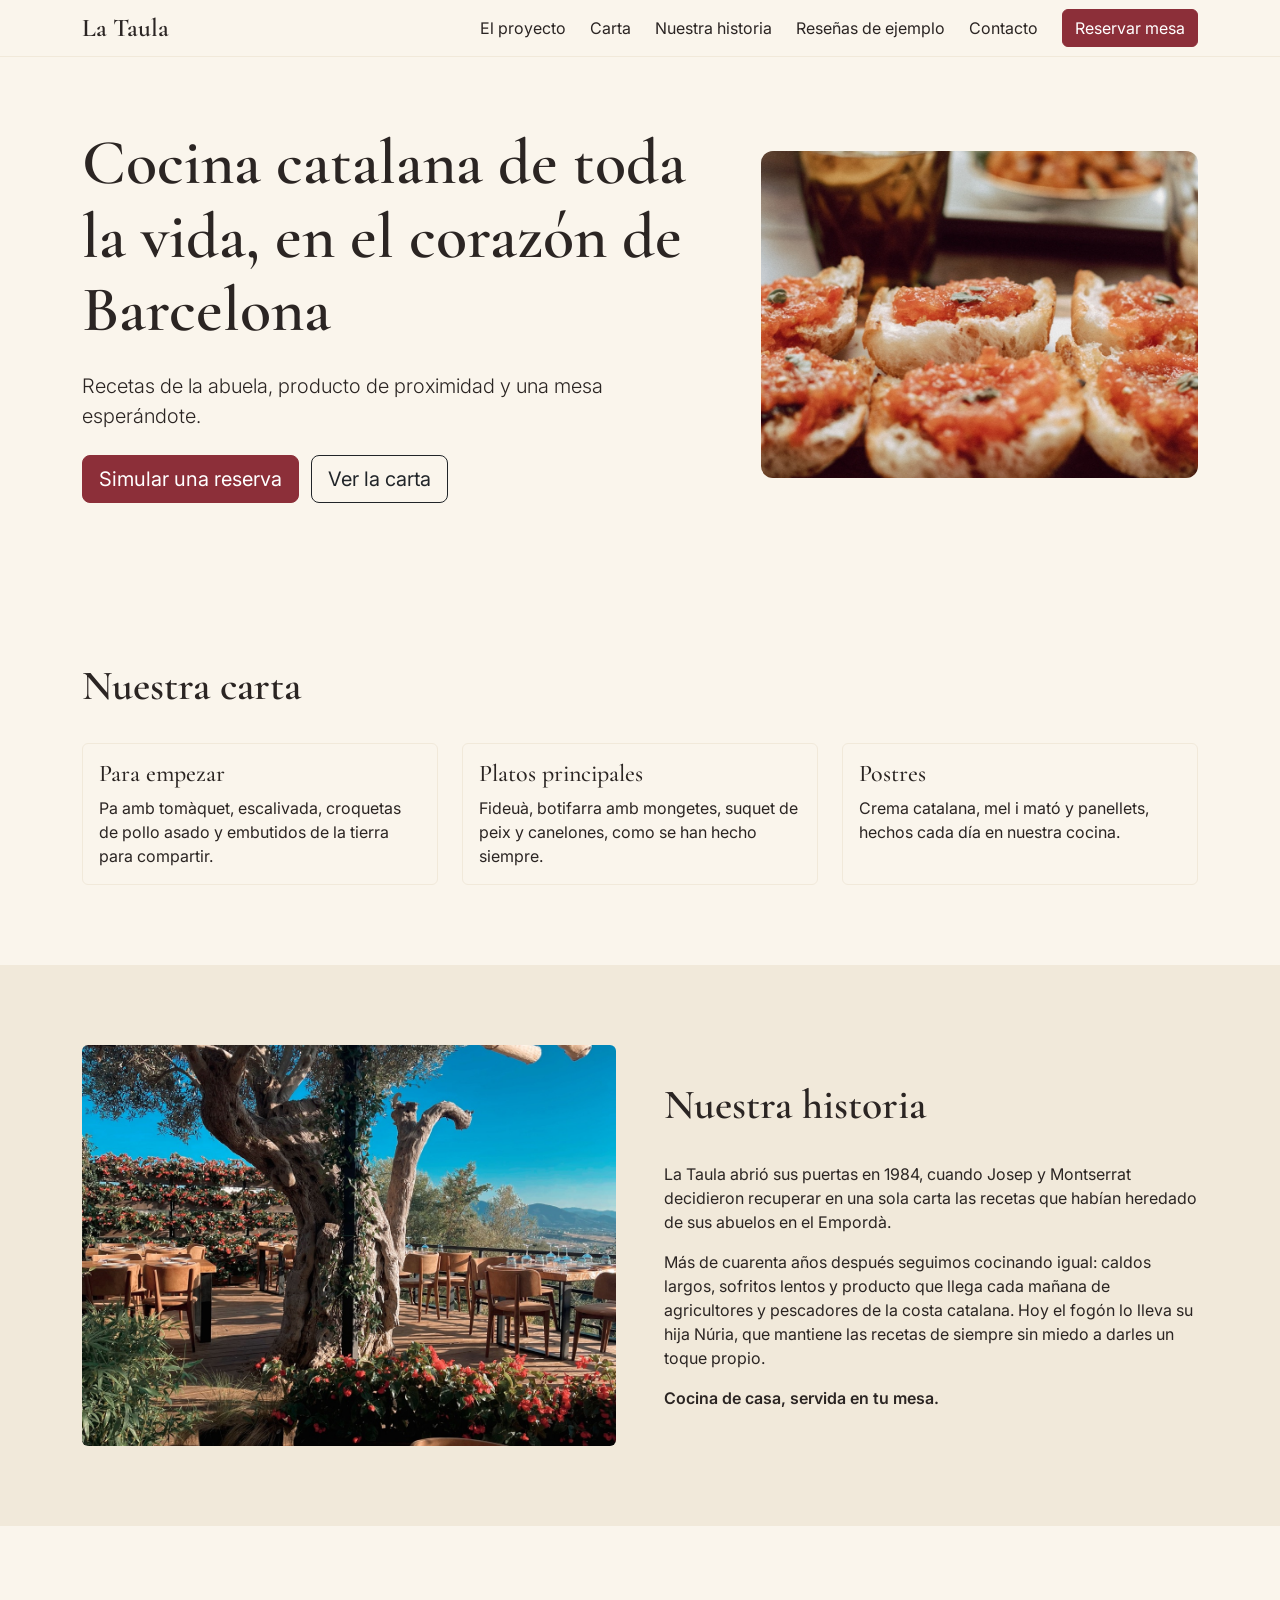
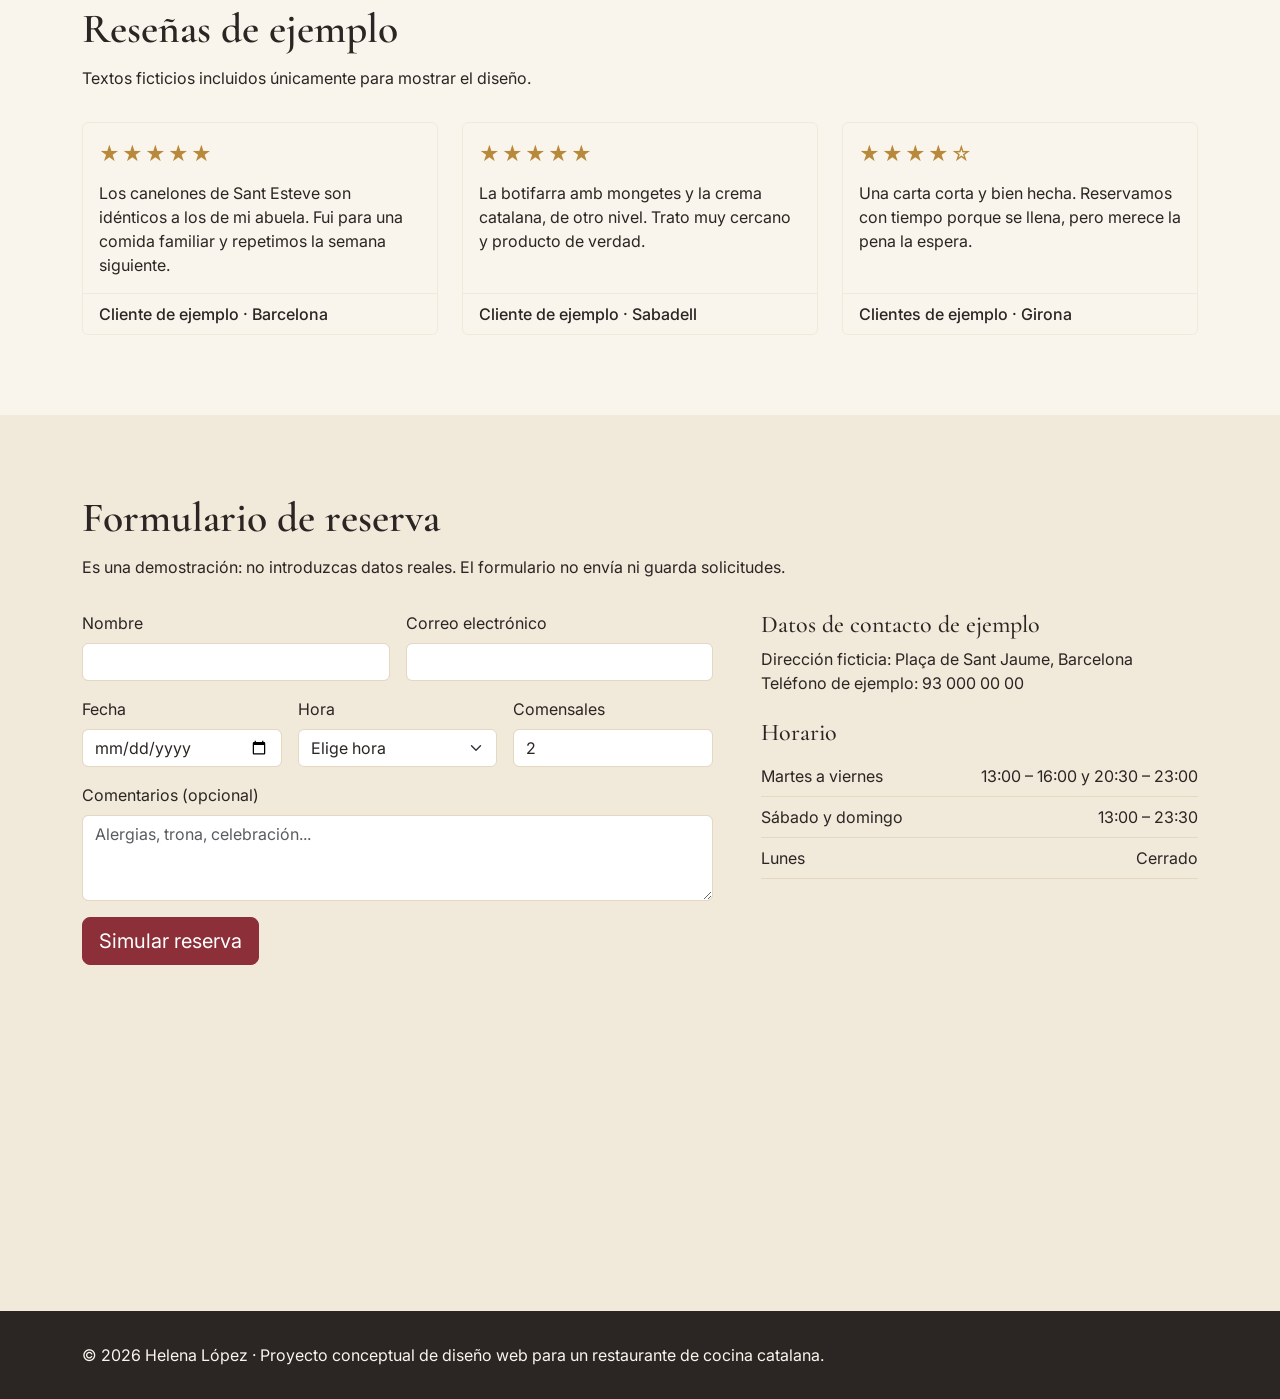
<file: index.html>
<!DOCTYPE html>
<html lang="es">

<head>
    <meta charset="UTF-8">
    <meta name="viewport" content="width=device-width, initial-scale=1">
    <title>La Taula | Restaurante de cocina catalana en Barcelona</title>
    <meta name="author" content="Helena López">
    <meta name="description"
        content="Restaurante de cocina catalana tradicional en Barcelona. Recetas de siempre, producto de proximidad y una mesa esperándote.">
    <meta name="theme-color" content="#FAF5EC">
    <meta property="og:type" content="website">
    <meta property="og:locale" content="es_ES">
    <meta property="og:title" content="La Taula — Restaurante de cocina catalana en Barcelona">
    <meta property="og:description"
        content="Un proyecto conceptual de restaurante catalán: sabores de casa, tradición y diseño web.">
    <meta property="og:image" content="https://helena-la-taula.vercel.app/img/cover.png">
    <meta property="og:image:width" content="563">
    <meta property="og:image:height" content="295">
    <meta name="twitter:card" content="summary_large_image">
    <meta name="twitter:image" content="https://helena-la-taula.vercel.app/img/cover.png">

    <link rel="preconnect" href="https://fonts.googleapis.com">
    <link rel="preconnect" href="https://fonts.gstatic.com" crossorigin>
    <link
        href="https://fonts.googleapis.com/css2?family=Cormorant+Garamond:wght@500;600;700&amp;family=Inter:wght@400;500;600&amp;display=swap"
        rel="stylesheet">

    <link href="https://cdn.jsdelivr.net/npm/bootstrap@5.3.3/dist/css/bootstrap.min.css" rel="stylesheet">
    <link href="css/style.css" rel="stylesheet">
</head>

<body>

    <a class="skip-link" href="#contenido">Saltar al contenido</a>

    <header>
        <nav class="navbar navbar-expand-lg fixed-top" aria-label="Navegación principal">
            <div class="container">
                <a class="navbar-brand" href="#inicio">La Taula</a>
                <button class="navbar-toggler" type="button" data-bs-toggle="collapse" data-bs-target="#menu"
                    aria-controls="menu" aria-expanded="false" aria-label="Abrir menú">
                    <span class="navbar-toggler-icon"></span>
                </button>
                <div class="collapse navbar-collapse" id="menu">
                    <ul class="navbar-nav ms-auto align-items-lg-center gap-lg-2">
                        <li class="nav-item"><a class="nav-link" href="proceso.html">El proyecto</a></li>
                        <li class="nav-item"><a class="nav-link" href="#carta">Carta</a></li>
                        <li class="nav-item"><a class="nav-link" href="#historia">Nuestra historia</a></li>
                        <li class="nav-item"><a class="nav-link" href="#opiniones">Reseñas de ejemplo</a></li>
                        <li class="nav-item"><a class="nav-link" href="#contacto">Contacto</a></li>
                        <li class="nav-item ms-lg-2"><a class="btn btn-primary" href="#contacto">Reservar mesa</a></li>
                    </ul>
                </div>
            </div>
        </nav>
    </header>

    <main id="contenido">

        <section id="inicio" class="hero">
            <div class="container">
                <div class="row align-items-center g-5">
                    <div class="col-lg-7">
                        <h1>Cocina catalana de toda la vida, en el corazón de Barcelona</h1>
                        <p class="lead my-4">
                            Recetas de la abuela, producto de proximidad y una mesa esperándote.
                        </p>
                        <a class="btn btn-primary btn-lg me-2" href="#contacto">Simular una reserva</a>
                        <a class="btn btn-outline-dark btn-lg" href="#carta">Ver la carta</a>
                    </div>
                    <div class="col-lg-5">
                        <div class="hero-img"><img src="img/hero.jpg" class="img-fluid rounded" fetchpriority="high"
                                decoding="async"
                                alt="Plato de cocina catalana servido en la mesa">
                        </div>
                    </div>
                </div>
            </div>
        </section>

        <section id="carta" class="section">
            <div class="container">
                <h2>Nuestra carta</h2>

                <div class="row g-4">

                    <div class="col-md-4">
                        <article class="card h-100">
                            <div class="card-body">
                                <h3 class="card-title h4">Para empezar</h3>
                                <p class="card-text">Pa amb tomàquet, escalivada, croquetas de pollo asado y embutidos
                                    de la tierra para compartir.</p>
                            </div>
                        </article>
                    </div>

                    <div class="col-md-4">
                        <article class="card h-100">
                            <div class="card-body">
                                <h3 class="card-title h4">Platos principales</h3>
                                <p class="card-text">Fideuà, botifarra amb mongetes, suquet de peix y canelones, como
                                    se han hecho siempre.</p>
                            </div>
                        </article>
                    </div>

                    <div class="col-md-4">
                        <article class="card h-100">
                            <div class="card-body">
                                <h3 class="card-title h4">Postres</h3>
                                <p class="card-text">Crema catalana, mel i mató y panellets, hechos cada día en nuestra
                                    cocina.</p>
                            </div>
                        </article>
                    </div>

                </div>
            </div>
        </section>

        <section id="historia" class="section section-alt">
            <div class="container">
                <div class="row align-items-center g-5">

                    <div class="col-md-6">
                        <h2>Nuestra historia</h2>
                        <p>
                            La Taula abrió sus puertas en 1984, cuando Josep y Montserrat decidieron
                            recuperar en una sola carta las recetas que habían heredado de sus abuelos
                            en el Empordà.
                        </p>
                        <p>
                            Más de cuarenta años después seguimos cocinando igual: caldos largos, sofritos
                            lentos y producto que llega cada mañana de agricultores y pescadores de la
                            costa catalana. Hoy el fogón lo lleva su hija Núria, que mantiene las
                            recetas de siempre sin miedo a darles un toque propio.
                        </p>
                        <p class="mb-0 fw-semibold">Cocina de casa, servida en tu mesa.</p>
                    </div>

                    <div class="col-md-6 order-md-first">
                        <img src="img/historia.jpg" class="img-fluid rounded historia-img" loading="lazy"
                            decoding="async"
                            alt="Interior de un restaurante de cocina catalana">
                    </div>

                </div>
            </div>
        </section>

        <section id="opiniones" class="section">
            <div class="container">
                <h2>Reseñas de ejemplo</h2>
                <p class="section-intro">Textos ficticios incluidos únicamente para mostrar el diseño.</p>

                <div class="row g-4">

                    <div class="col-md-4">
                        <figure class="card h-100 mb-0">
                            <div class="card-body">
                                <p class="estrellas" role="img" aria-label="Valoración: 5 de 5 estrellas">★★★★★</p>
                                <blockquote class="card-text">
                                    Los canelones de Sant Esteve son idénticos a los de mi abuela. Fui para una comida
                                    familiar y repetimos la semana siguiente.
                                </blockquote>
                            </div>
                            <figcaption class="card-footer">Cliente de ejemplo · Barcelona</figcaption>
                        </figure>
                    </div>

                    <div class="col-md-4">
                        <figure class="card h-100 mb-0">
                            <div class="card-body">
                                <p class="estrellas" role="img" aria-label="Valoración: 5 de 5 estrellas">★★★★★</p>
                                <blockquote class="card-text">
                                    La botifarra amb mongetes y la crema catalana, de otro nivel. Trato muy cercano y
                                    producto de verdad.
                                </blockquote>
                            </div>
                            <figcaption class="card-footer">Cliente de ejemplo · Sabadell</figcaption>
                        </figure>
                    </div>

                    <div class="col-md-4">
                        <figure class="card h-100 mb-0">
                            <div class="card-body">
                                <p class="estrellas" role="img" aria-label="Valoración: 4 de 5 estrellas">★★★★☆</p>
                                <blockquote class="card-text">
                                    Una carta corta y bien hecha. Reservamos con tiempo porque se llena, pero merece la
                                    pena la espera.
                                </blockquote>
                            </div>
                            <figcaption class="card-footer">Clientes de ejemplo · Girona</figcaption>
                        </figure>
                    </div>

                </div>
            </div>
        </section>

        <section id="contacto" class="section section-alt">
            <div class="container">
                <h2>Formulario de reserva</h2>
                <p id="ayuda-reserva" class="section-intro">
                    Es una demostración: no introduzcas datos reales. El formulario no envía ni guarda solicitudes.
                </p>

                <div class="row g-5">

                    <div class="col-lg-7">
                        <form id="form-reserva" autocomplete="off" aria-describedby="ayuda-reserva">
                            <div class="row g-3">

                                <div class="col-md-6">
                                    <label for="nombre" class="form-label">Nombre</label>
                                    <input type="text" class="form-control" id="nombre" required>
                                </div>

                                <div class="col-md-6">
                                    <label for="email" class="form-label">Correo electrónico</label>
                                    <input type="email" class="form-control" id="email" required>
                                </div>

                                <div class="col-md-4">
                                    <label for="fecha" class="form-label">Fecha</label>
                                    <input type="date" class="form-control" id="fecha" required>
                                </div>

                                <div class="col-md-4">
                                    <label for="hora" class="form-label">Hora</label>
                                    <select class="form-select" id="hora" required>
                                        <option value="" selected disabled>Elige hora</option>
                                        <option value="13:00">13:00</option>
                                        <option value="13:30">13:30</option>
                                        <option value="14:00">14:00</option>
                                        <option value="14:30">14:30</option>
                                        <option value="20:30">20:30</option>
                                        <option value="21:00">21:00</option>
                                        <option value="21:30">21:30</option>
                                    </select>
                                </div>

                                <div class="col-md-4">
                                    <label for="comensales" class="form-label">Comensales</label>
                                    <input type="number" class="form-control" id="comensales" min="1" max="12"
                                        value="2" required>
                                </div>

                                <div class="col-12">
                                    <label for="mensaje" class="form-label">Comentarios (opcional)</label>
                                    <textarea class="form-control" id="mensaje" rows="3"
                                        placeholder="Alergias, trona, celebración..."></textarea>
                                </div>

                                <div class="col-12">
                                    <button type="submit" class="btn btn-primary btn-lg">Simular reserva</button>
                                </div>

                            </div>
                        </form>

                        <div id="aviso-reserva" class="alert alert-info d-none mt-4" role="status">
                            Simulación completada. No se ha enviado ni guardado ninguna solicitud.
                        </div>
                    </div>

                    <div class="col-lg-5">
                        <h3 class="h4">Datos de contacto de ejemplo</h3>
                        <p>Dirección ficticia: Plaça de Sant Jaume, Barcelona<br>Teléfono de ejemplo: 93 000 00 00</p>

                        <h3 class="h4 mt-4">Horario</h3>
                        <ul class="list-unstyled horario">
                            <li><span>Martes a viernes</span><span>13:00 – 16:00 y 20:30 – 23:00</span></li>
                            <li><span>Sábado y domingo</span><span>13:00 – 23:30</span></li>
                            <li><span>Lunes</span><span>Cerrado</span></li>
                        </ul>

                        <div class="ratio ratio-4x3 mt-4">
                            <iframe src="https://www.google.com/maps?q=Pla%C3%A7a+de+Sant+Jaume,+Barcelona&output=embed"
                                title="Mapa de referencia en Plaça de Sant Jaume" loading="lazy" style="border:0"
                                allowfullscreen></iframe>
                        </div>
                    </div>

                </div>
            </div>
        </section>

    </main>

    <footer class="footer">
        <div class="container">
            <p class="mb-0">© 2026 Helena López · Proyecto conceptual de diseño web para un restaurante de cocina catalana.</p>
        </div>
    </footer>

    <script src="https://cdn.jsdelivr.net/npm/bootstrap@5.3.3/dist/js/bootstrap.bundle.min.js"></script>

    <script>
        const form = document.getElementById("form-reserva");
        const aviso = document.getElementById("aviso-reserva");
        const menu = document.getElementById("menu");
        const fecha = document.getElementById("fecha");
        const hoy = new Date();
        hoy.setMinutes(hoy.getMinutes() - hoy.getTimezoneOffset());
        fecha.min = hoy.toISOString().split("T")[0];

        form.addEventListener("submit", (event) => {
            event.preventDefault();
            aviso.classList.remove("d-none");
            form.reset();
        });

        menu.querySelectorAll('a[href^="#"]').forEach((link) => {
            link.addEventListener("click", () => {
                if (window.matchMedia("(max-width: 991.98px)").matches) {
                    bootstrap.Collapse.getOrCreateInstance(menu).hide();
                }
            });
        });
    </script>
</body>


</html>
</file>
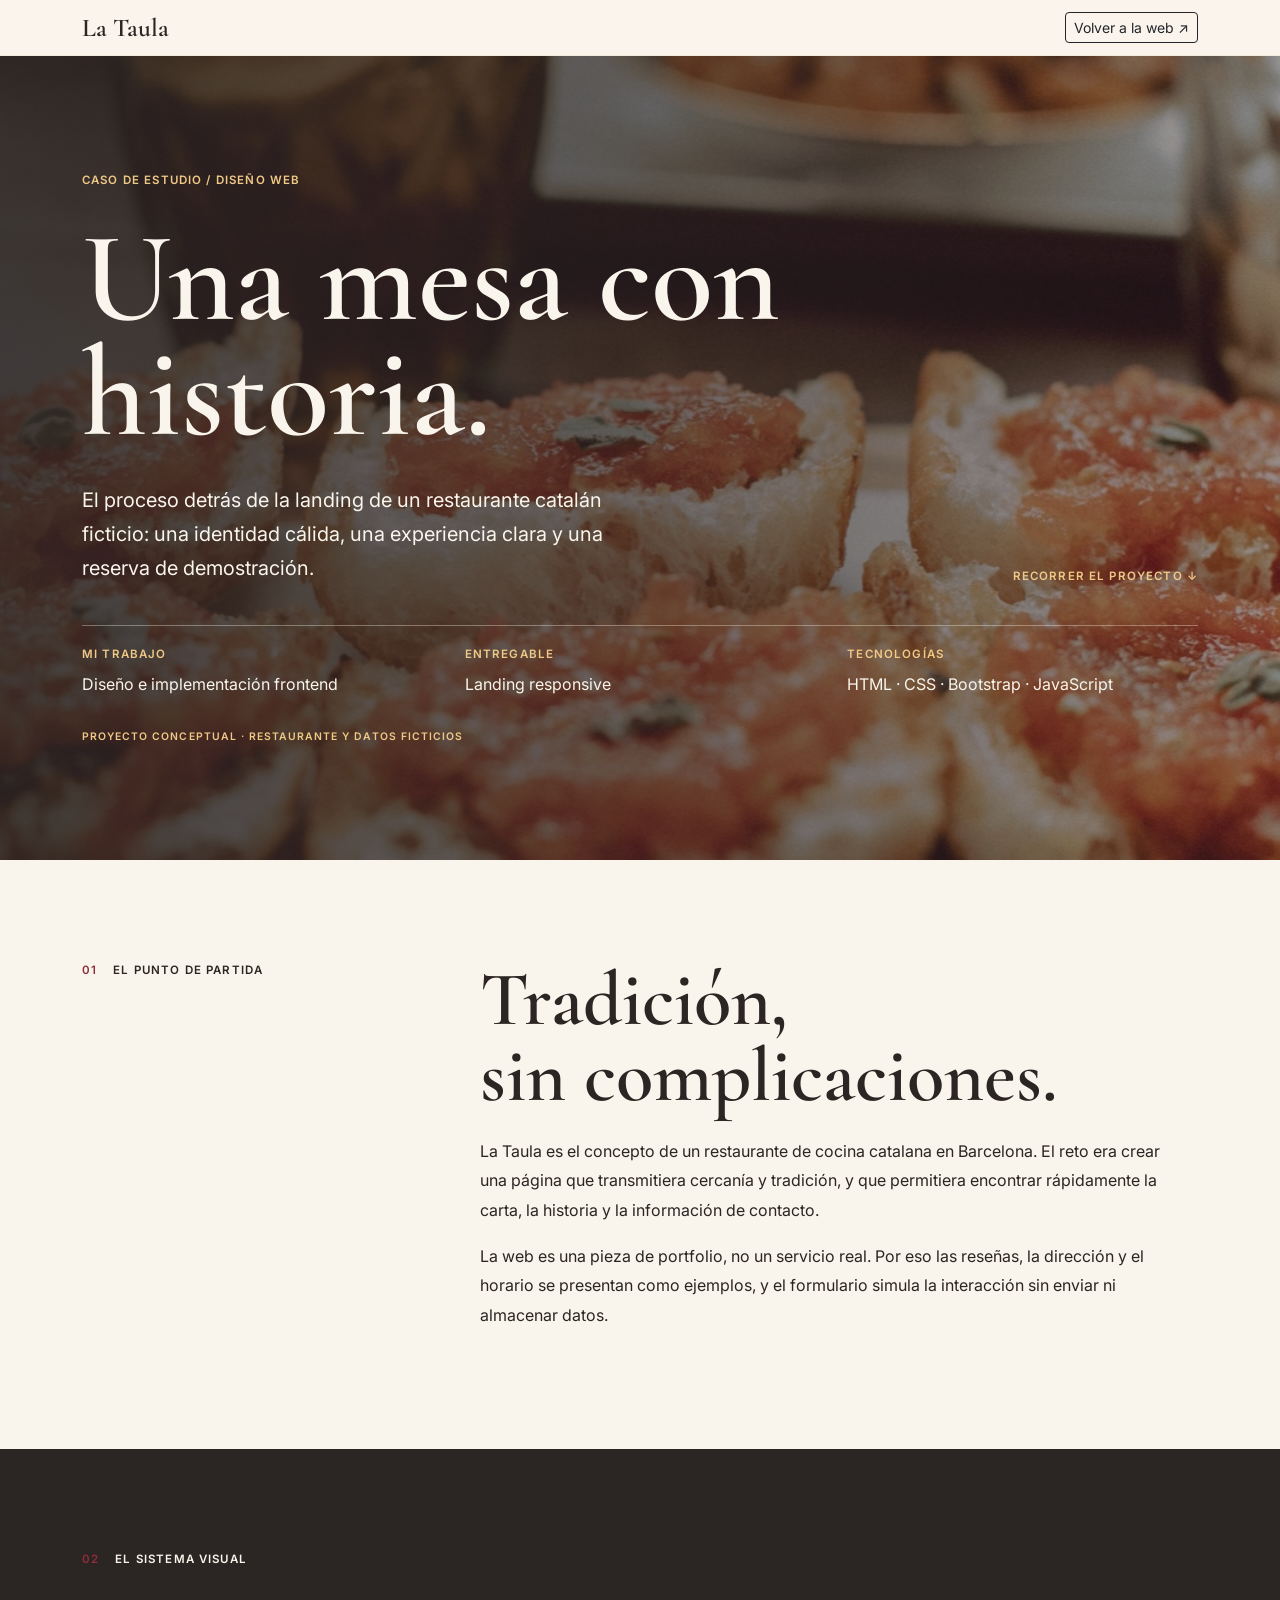
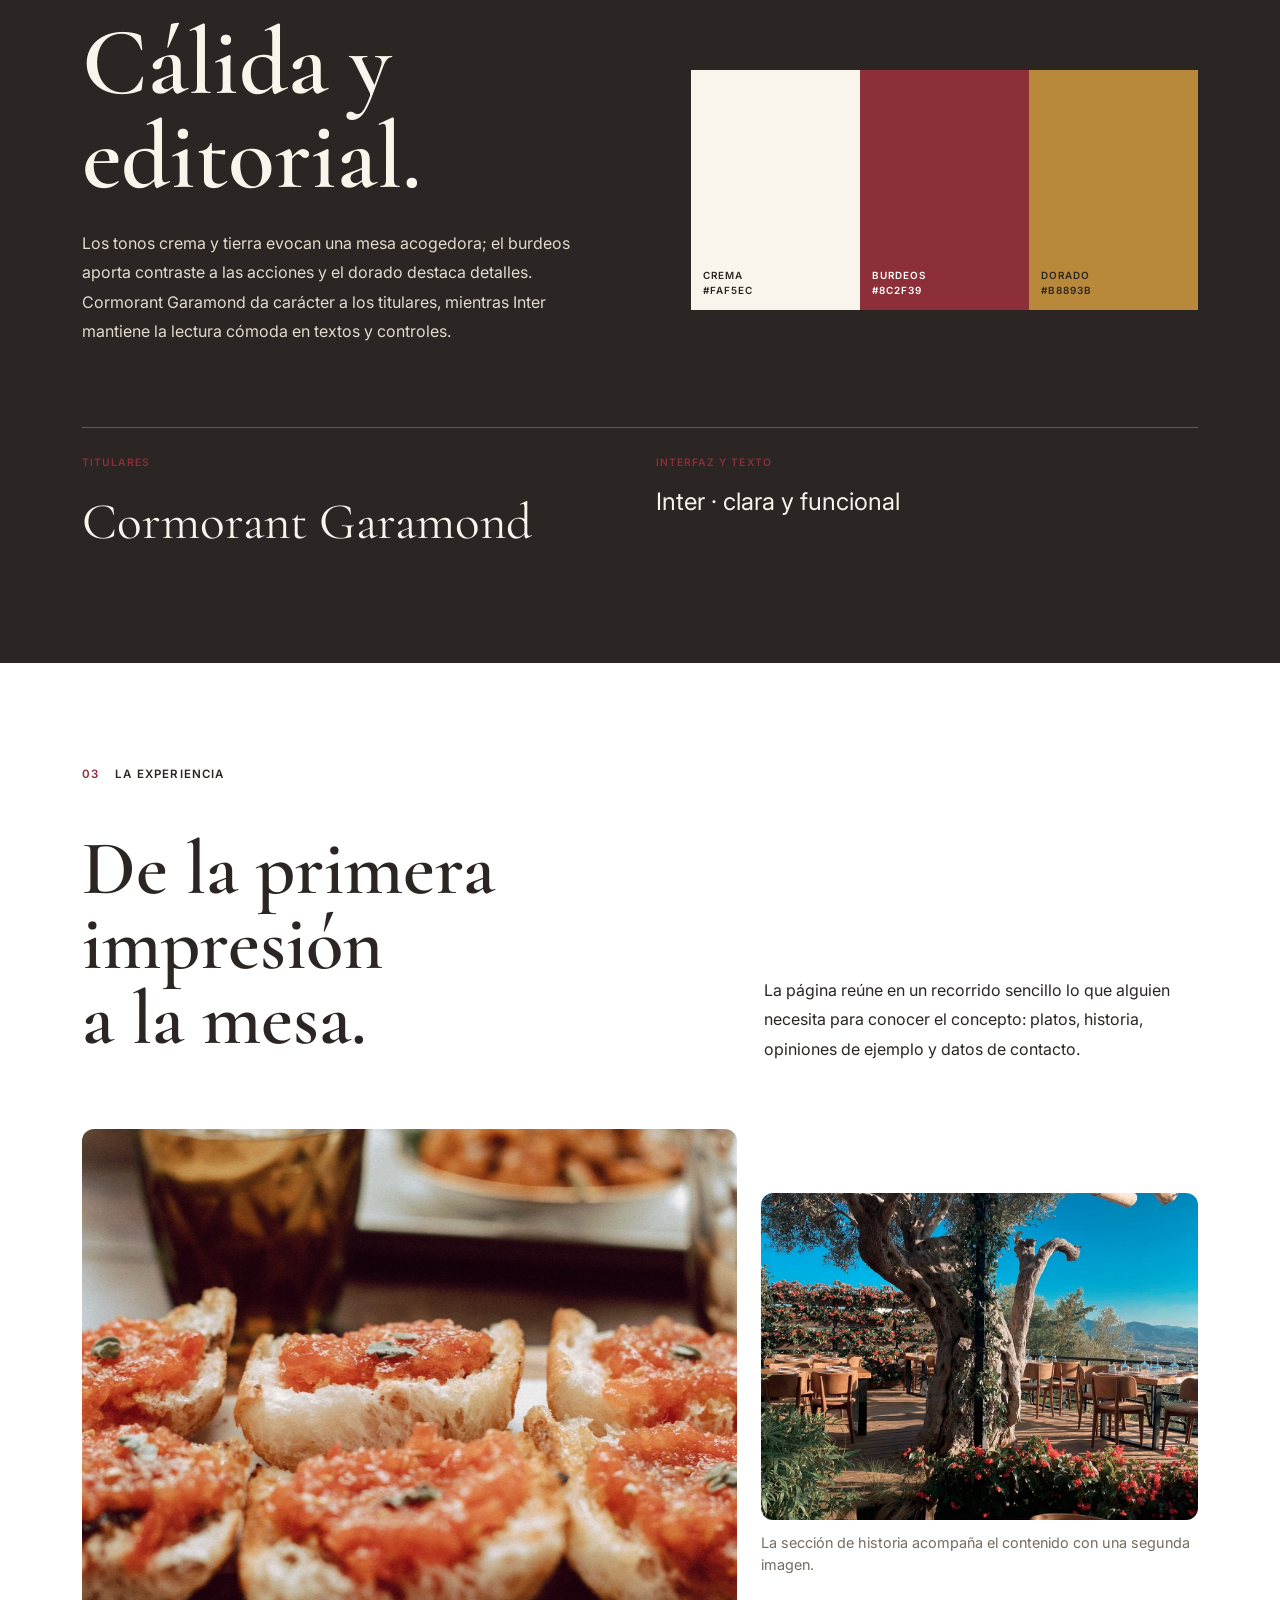
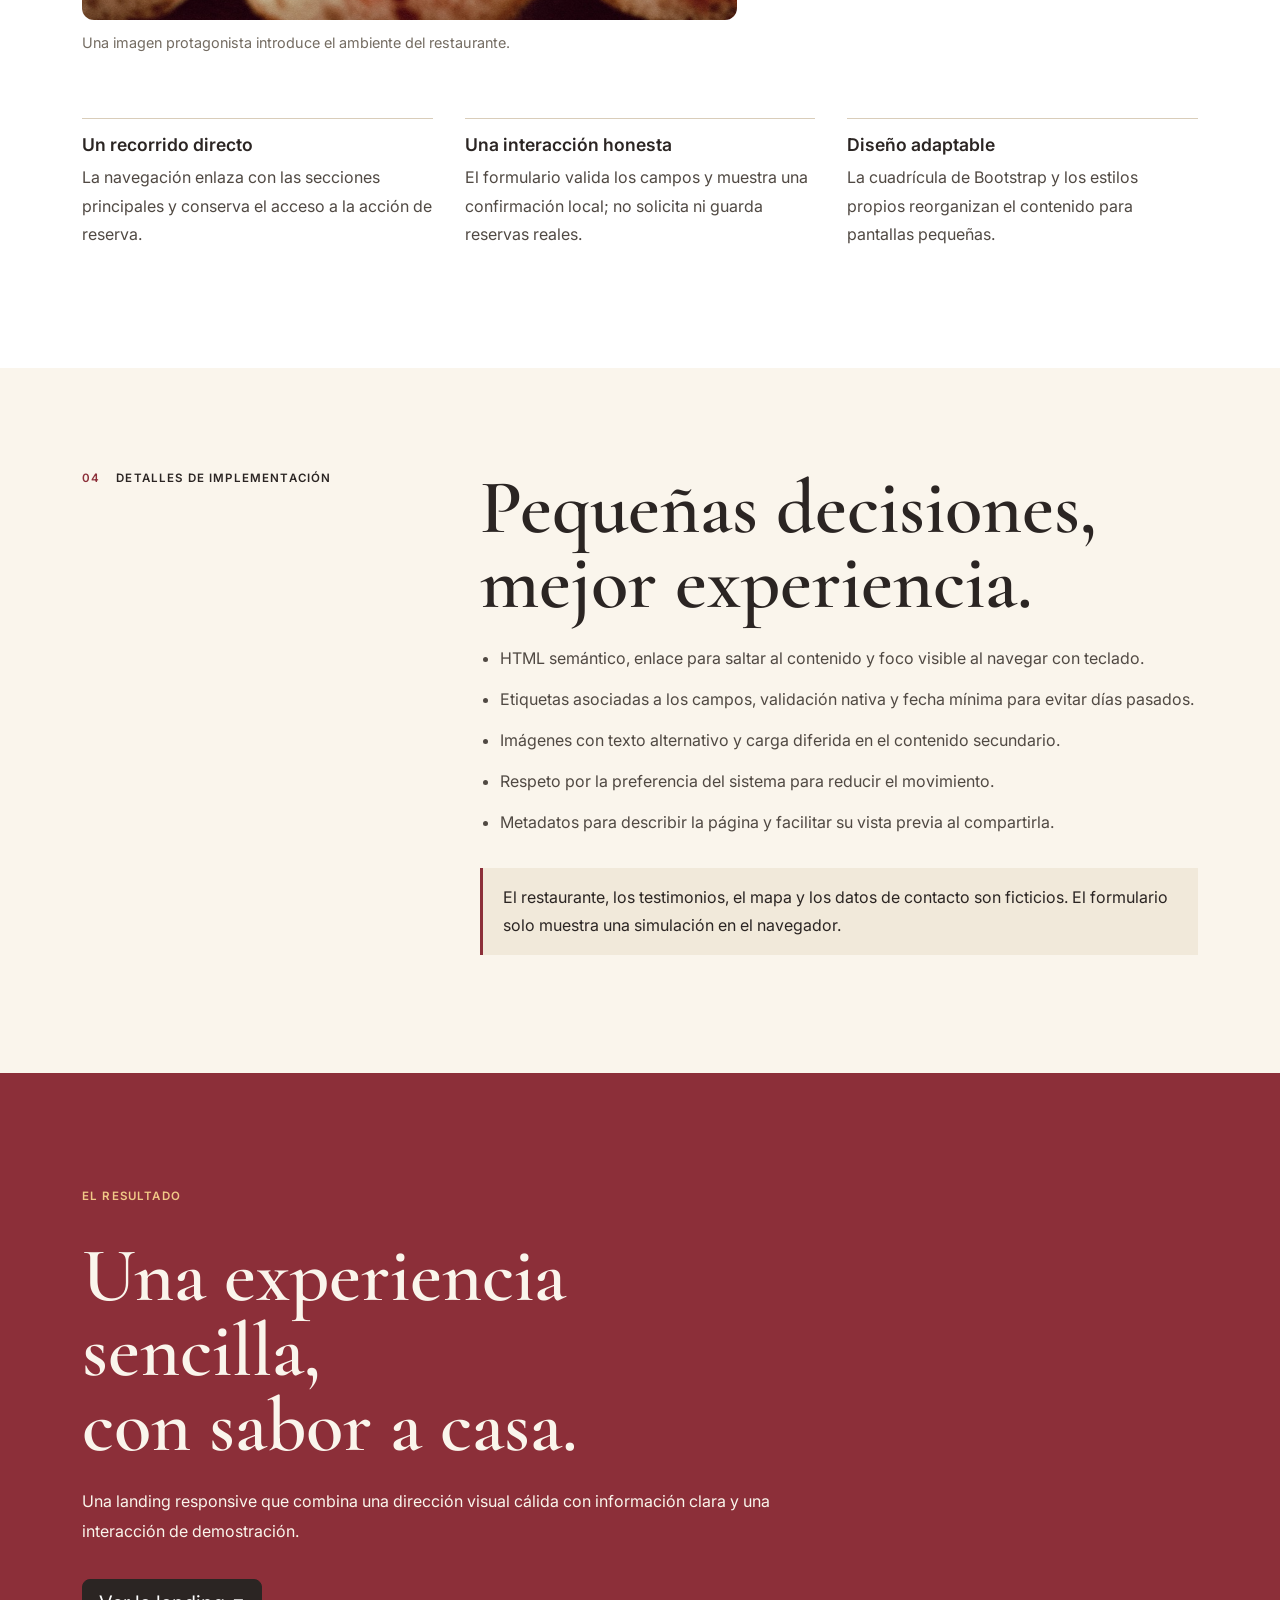
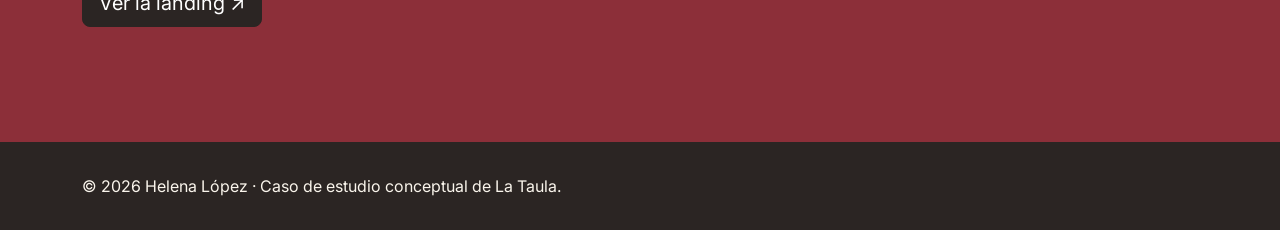
<file: proceso.html>
<!DOCTYPE html>
<html lang="es">

<head>
    <meta charset="UTF-8">
    <meta name="viewport" content="width=device-width, initial-scale=1">
    <title>Proceso del proyecto | La Taula</title>
    <meta name="author" content="Helena López">
    <meta name="description"
        content="Caso de estudio de La Taula: concepto, decisiones visuales y desarrollo de una landing responsive para un restaurante ficticio.">
    <meta name="theme-color" content="#FAF5EC">

    <link rel="preconnect" href="https://fonts.googleapis.com">
    <link rel="preconnect" href="https://fonts.gstatic.com" crossorigin>
    <link
        href="https://fonts.googleapis.com/css2?family=Cormorant+Garamond:wght@500;600;700&amp;family=Inter:wght@400;500;600&amp;display=swap"
        rel="stylesheet">
    <link href="https://cdn.jsdelivr.net/npm/bootstrap@5.3.3/dist/css/bootstrap.min.css" rel="stylesheet">
    <link href="css/style.css" rel="stylesheet">
</head>

<body class="case-study">
    <a class="skip-link" href="#contenido">Saltar al contenido</a>

    <header>
        <nav class="navbar navbar-expand-lg" aria-label="Navegación del proyecto">
            <div class="container">
                <a class="navbar-brand" href="index.html">La Taula</a>
                <a class="btn btn-outline-dark btn-sm" href="index.html">Volver a la web <span aria-hidden="true">↗</span></a>
            </div>
        </nav>
    </header>

    <main id="contenido">
        <section class="case-hero" aria-labelledby="case-title">
            <div class="container">
                <p class="case-eyebrow">CASO DE ESTUDIO <span aria-hidden="true">/</span> DISEÑO WEB</p>
                <h1 id="case-title">Una mesa con<br>historia.</h1>
                <div class="case-hero-bottom">
                    <p>
                        El proceso detrás de la landing de un restaurante catalán ficticio:
                        una identidad cálida, una experiencia clara y una reserva de demostración.
                    </p>
                    <a href="#brief">RECORRER EL PROYECTO <span aria-hidden="true">↓</span></a>
                </div>
                <dl class="case-facts" aria-label="Ficha del proyecto">
                    <div>
                        <dt>MI TRABAJO</dt>
                        <dd>Diseño e implementación frontend</dd>
                    </div>
                    <div>
                        <dt>ENTREGABLE</dt>
                        <dd>Landing responsive</dd>
                    </div>
                    <div>
                        <dt>TECNOLOGÍAS</dt>
                        <dd>HTML · CSS · Bootstrap · JavaScript</dd>
                    </div>
                </dl>
                <p class="case-note">PROYECTO CONCEPTUAL · RESTAURANTE Y DATOS FICTICIOS</p>
            </div>
        </section>

        <section class="case-section case-brief" id="brief" aria-labelledby="brief-title">
            <div class="container case-two-column">
                <p class="case-index"><span>01</span> EL PUNTO DE PARTIDA</p>
                <div>
                    <h2 id="brief-title">Tradición,<br>sin complicaciones.</h2>
                    <p>
                        La Taula es el concepto de un restaurante de cocina catalana en Barcelona.
                        El reto era crear una página que transmitiera cercanía y tradición, y que
                        permitiera encontrar rápidamente la carta, la historia y la información de contacto.
                    </p>
                    <p>
                        La web es una pieza de portfolio, no un servicio real. Por eso las reseñas,
                        la dirección y el horario se presentan como ejemplos, y el formulario simula
                        la interacción sin enviar ni almacenar datos.
                    </p>
                </div>
            </div>
        </section>

        <section class="case-section case-visual" id="sistema-visual" aria-labelledby="visual-title">
            <div class="container">
                <p class="case-index"><span>02</span> EL SISTEMA VISUAL</p>
                <div class="case-visual-grid">
                    <div>
                        <h2 id="visual-title">Cálida y<br>editorial.</h2>
                        <p>
                            Los tonos crema y tierra evocan una mesa acogedora; el burdeos aporta
                            contraste a las acciones y el dorado destaca detalles. Cormorant Garamond
                            da carácter a los titulares, mientras Inter mantiene la lectura cómoda
                            en textos y controles.
                        </p>
                    </div>
                    <div class="case-palette" aria-label="Paleta de color del proyecto">
                        <div class="case-color case-cream"><span>CREMA<br>#FAF5EC</span></div>
                        <div class="case-color case-wine"><span>BURDEOS<br>#8C2F39</span></div>
                        <div class="case-color case-gold"><span>DORADO<br>#B8893B</span></div>
                    </div>
                </div>
                <div class="case-type">
                    <div>
                        <span>TITULARES</span>
                        <p class="case-type-display">Cormorant Garamond</p>
                    </div>
                    <div>
                        <span>INTERFAZ Y TEXTO</span>
                        <p class="case-type-body">Inter · clara y funcional</p>
                    </div>
                </div>
            </div>
        </section>

        <section class="case-section case-experience" id="experiencia" aria-labelledby="experience-title">
            <div class="container">
                <p class="case-index"><span>03</span> LA EXPERIENCIA</p>
                <div class="case-experience-intro">
                    <h2 id="experience-title">De la primera impresión<br>a la mesa.</h2>
                    <p>
                        La página reúne en un recorrido sencillo lo que alguien necesita para
                        conocer el concepto: platos, historia, opiniones de ejemplo y datos de contacto.
                    </p>
                </div>
                <div class="case-images">
                    <figure class="case-image-main">
                        <img src="img/hero.jpg" alt="Imagen principal de la landing: platos servidos en una mesa"
                            loading="lazy" decoding="async">
                        <figcaption>Una imagen protagonista introduce el ambiente del restaurante.</figcaption>
                    </figure>
                    <figure class="case-image-secondary">
                        <img src="img/historia.jpg" alt="Interior de un restaurante de cocina catalana"
                            loading="lazy" decoding="async">
                        <figcaption>La sección de historia acompaña el contenido con una segunda imagen.</figcaption>
                    </figure>
                </div>
                <div class="case-features">
                    <article>
                        <h3>Un recorrido directo</h3>
                        <p>La navegación enlaza con las secciones principales y conserva el acceso a la acción de reserva.</p>
                    </article>
                    <article>
                        <h3>Una interacción honesta</h3>
                        <p>El formulario valida los campos y muestra una confirmación local; no solicita ni guarda reservas reales.</p>
                    </article>
                    <article>
                        <h3>Diseño adaptable</h3>
                        <p>La cuadrícula de Bootstrap y los estilos propios reorganizan el contenido para pantallas pequeñas.</p>
                    </article>
                </div>
            </div>
        </section>

        <section class="case-section case-details" id="detalles" aria-labelledby="details-title">
            <div class="container case-two-column">
                <p class="case-index"><span>04</span> DETALLES DE IMPLEMENTACIÓN</p>
                <div>
                    <h2 id="details-title">Pequeñas decisiones,<br>mejor experiencia.</h2>
                    <ul class="case-list">
                        <li>HTML semántico, enlace para saltar al contenido y foco visible al navegar con teclado.</li>
                        <li>Etiquetas asociadas a los campos, validación nativa y fecha mínima para evitar días pasados.</li>
                        <li>Imágenes con texto alternativo y carga diferida en el contenido secundario.</li>
                        <li>Respeto por la preferencia del sistema para reducir el movimiento.</li>
                        <li>Metadatos para describir la página y facilitar su vista previa al compartirla.</li>
                    </ul>
                    <p class="case-disclaimer">
                        El restaurante, los testimonios, el mapa y los datos de contacto son ficticios.
                        El formulario solo muestra una simulación en el navegador.
                    </p>
                </div>
            </div>
        </section>

        <section class="case-outro" aria-labelledby="outro-title">
            <div class="container">
                <p class="case-eyebrow">EL RESULTADO</p>
                <h2 id="outro-title">Una experiencia sencilla,<br>con sabor a casa.</h2>
                <p>Una landing responsive que combina una dirección visual cálida con información clara y una interacción de demostración.</p>
                <a class="btn btn-primary btn-lg" href="index.html">Ver la landing <span aria-hidden="true">↗</span></a>
            </div>
        </section>
    </main>

    <footer class="footer">
        <div class="container">
            <p class="mb-0">© 2026 Helena López · Caso de estudio conceptual de La Taula.</p>
        </div>
    </footer>
</body>

</html>
</file>
<file: css/style.css>
:root {
    --color-fondo: #FAF5EC;
    --color-texto: #2B2523;
    --color-acento: #8C2F39;
    --color-detalle: #B8893B;
    --color-fondo-alt: #F1E9DA;

    --fuente-titulos: "Cormorant Garamond", serif;
    --fuente-texto: "Inter", system-ui, sans-serif;

    --bs-body-bg: var(--color-fondo);
    --bs-body-color: var(--color-texto);
    --bs-body-font-family: var(--fuente-texto);
    --bs-link-color: var(--color-acento);
    --bs-link-hover-color: #6f232c;
}

html {
    scroll-behavior: smooth;
    scroll-padding-top: 80px;
}

.skip-link {
    position: absolute;
    top: 1rem;
    left: 1rem;
    z-index: 1080;
    padding: 0.75rem 1rem;
    transform: translateY(-200%);
    border-radius: 0.25rem;
    background-color: #fff;
    color: var(--color-texto);
}

.skip-link:focus {
    transform: translateY(0);
}

:focus-visible {
    outline: 3px solid #6f232c;
    outline-offset: 3px;
}

h1,
h2,
h3,
.navbar-brand {
    font-family: var(--fuente-titulos);
    font-weight: 600;
    line-height: 1.15;
}

h1 {
    font-size: clamp(2.4rem, 6vw, 4rem);
}

h2 {
    font-size: clamp(1.9rem, 4vw, 2.6rem);
    margin-bottom: 2rem;
}

.navbar {
    background-color: rgba(250, 245, 236, 0.95);
    border-bottom: 1px solid var(--color-fondo-alt);
}

.navbar-brand {
    font-size: clamp(1.35rem, 4vw, 1.6rem);
    color: var(--color-texto);
}

.nav-link {
    color: var(--color-texto);
}

.nav-link:hover {
    color: var(--color-acento);
}

.btn-primary {
    --bs-btn-bg: var(--color-acento);
    --bs-btn-border-color: var(--color-acento);
    --bs-btn-hover-bg: #6f232c;
    --bs-btn-hover-border-color: #6f232c;
    --bs-btn-active-bg: #6f232c;
    --bs-btn-active-border-color: #6f232c;
    --bs-btn-color: #fff;
    --bs-btn-hover-color: #fff;
}

.hero {
    padding: clamp(7rem, 14vh, 9rem) 0 clamp(3rem, 7vw, 5rem);
}

.section {
    padding: clamp(3.5rem, 8vw, 5rem) 0;
}

.section-alt {
    background-color: var(--color-fondo-alt);
}

.hero-img {
    background-color: var(--color-fondo-alt);
    border-radius: 12px;
    overflow: hidden;
    aspect-ratio: 4 / 3;
}

.hero-img img,
.historia-img {
    display: block;
    width: 100%;
    height: 100%;
    object-fit: cover;
}

.historia-img {
    height: auto;
    aspect-ratio: 4 / 3;
    background-color: #E4D8C3;
    border-radius: 12px;
}

.section-intro {
    margin-top: -1.25rem;
    margin-bottom: 2rem;
}

.card {
    border-color: var(--color-fondo-alt);
}

.estrellas {
    color: var(--color-detalle);
    font-size: 1.25rem;
    letter-spacing: 2px;
    margin-bottom: 0.75rem;
}

.card-footer {
    background-color: transparent;
    border-top: 1px solid var(--color-fondo-alt);
    font-weight: 500;
}

.form-control,
.form-select {
    background-color: #fff;
    border-color: #E4D8C3;
}

.form-control:focus,
.form-select:focus {
    border-color: var(--color-acento);
    box-shadow: 0 0 0 0.25rem rgba(140, 47, 57, 0.2);
}

.horario li {
    display: flex;
    flex-wrap: wrap;
    justify-content: space-between;
    gap: 1rem;
    padding: 0.5rem 0;
    border-bottom: 1px solid #E4D8C3;
}

.footer {
    background-color: var(--color-texto);
    color: var(--color-fondo);
    padding: 2rem 0;
}

@media (max-width: 991.98px) {
    .navbar-collapse {
        padding: 0.75rem 0 1rem;
    }

    .navbar-nav {
        align-items: stretch;
    }

    .navbar-nav .nav-link {
        padding: 0.65rem 0;
    }

    .navbar-nav .btn {
        margin-top: 0.5rem;
    }
}

@media (max-width: 992.98px) {
    .row.g-5 {
        --bs-gutter-x: 1.5rem;
    }
}

@media (max-width: 767.98px) {
    html {
        scroll-padding-top: 72px;
    }

    .hero .row {
        --bs-gutter-y: 2rem;
    }

    .hero h1 {
        max-width: 16ch;
    }
}

@media (max-width: 575.98px) {
    .hero .btn {
        display: flex;
        width: 100%;
        justify-content: center;
        margin: 0 0 0.75rem !important;
    }

    .horario li {
        flex-direction: column;
        gap: 0.25rem;
    }

    .footer {
        padding: 1.5rem 0;
    }
}

@media (prefers-reduced-motion: reduce) {
    html {
        scroll-behavior: auto;
    }
}

.case-study {
    --case-dark: #2B2523;
    --case-muted: #746C62;
}

.case-hero {
    display: flex;
    min-height: min(78vh, 760px);
    align-items: center;
    padding: clamp(4rem, 9vw, 8rem) 0;
    color: var(--color-fondo);
    background:
        linear-gradient(90deg, rgb(43 37 35 / 88%), rgb(43 37 35 / 45%)),
        url("../img/hero.jpg") center 48% / cover;
}

.case-eyebrow,
.case-note,
.case-index,
.case-facts dt,
.case-type span,
.case-color span,
.case-hero-bottom a {
    font-family: var(--fuente-texto);
    font-size: 0.72rem;
    font-weight: 600;
    letter-spacing: 0.1em;
}

.case-eyebrow,
.case-note,
.case-facts dt,
.case-index span,
.case-type span {
    color: var(--color-acento);
}

.case-hero .case-eyebrow,
.case-hero .case-note,
.case-hero .case-facts dt,
.case-hero-bottom a {
    color: #F1C987;
}

.case-hero h1 {
    max-width: 12ch;
    margin: 2rem 0;
    font-size: clamp(3.5rem, 10vw, 8rem);
    line-height: 0.9;
}

.case-hero-bottom {
    display: flex;
    max-width: 70rem;
    align-items: end;
    justify-content: space-between;
    gap: 2rem;
}

.case-hero-bottom p {
    max-width: 36rem;
    margin: 0;
    font-size: clamp(1rem, 1.8vw, 1.25rem);
    line-height: 1.7;
}

.case-hero-bottom a {
    flex: 0 0 auto;
    text-decoration: none;
}

.case-hero-bottom a:hover {
    color: #fff;
}

.case-facts {
    display: grid;
    max-width: 70rem;
    grid-template-columns: repeat(3, minmax(0, 1fr));
    gap: 1rem 2rem;
    margin: 2.5rem 0 0;
    padding-top: 1.25rem;
    border-top: 1px solid rgb(250 245 236 / 35%);
}

.case-facts dd {
    margin: 0.5rem 0 0;
    line-height: 1.6;
}

.case-note {
    margin: 2rem 0 0;
    font-size: 0.65rem;
}

.case-section {
    padding: clamp(3.5rem, 8vw, 7rem) 0;
}

.case-two-column {
    display: grid;
    grid-template-columns: minmax(10rem, 0.6fr) minmax(0, 1.4fr);
    gap: clamp(2rem, 7vw, 7rem);
}

.case-index {
    display: flex;
    align-items: start;
    gap: 1rem;
    color: var(--case-dark);
}

.case-section h2,
.case-outro h2 {
    margin: 0 0 1.5rem;
    font-size: clamp(2.5rem, 6vw, 5rem);
    line-height: 0.98;
}

.case-brief,
.case-details {
    background-color: var(--color-fondo);
}

.case-brief .case-two-column > div > p,
.case-visual-grid > div > p,
.case-experience-intro > p,
.case-outro .container > p:not(.case-eyebrow) {
    max-width: 44rem;
    line-height: 1.85;
}

.case-visual {
    color: var(--color-fondo);
    background: var(--case-dark);
}

.case-visual .case-index {
    color: var(--color-fondo);
}

.case-visual-grid {
    display: grid;
    grid-template-columns: 1fr 1fr;
    align-items: center;
    gap: clamp(2rem, 8vw, 8rem);
    margin-top: 3rem;
}

.case-visual-grid h2 {
    font-size: clamp(3rem, 8vw, 6rem);
}

.case-visual-grid > div > p {
    color: #E3DACE;
}

.case-palette {
    display: grid;
    min-height: 15rem;
    grid-template-columns: repeat(3, 1fr);
}

.case-color {
    display: flex;
    align-items: end;
    padding: 0.75rem;
}

.case-color span {
    color: inherit;
    font-size: 0.62rem;
}

.case-cream {
    color: var(--case-dark);
    background: var(--color-fondo);
}

.case-wine {
    color: #fff;
    background: var(--color-acento);
}

.case-gold {
    color: var(--case-dark);
    background: var(--color-detalle);
}

.case-type {
    display: grid;
    grid-template-columns: 1fr 1fr;
    gap: 2rem;
    margin-top: 4rem;
    padding-top: 1.25rem;
    border-top: 1px solid #625B54;
}

.case-type span {
    font-size: 0.65rem;
}

.case-type-display,
.case-type-body {
    margin: 0.75rem 0 0;
    color: var(--color-fondo);
}

.case-type-display {
    font-family: var(--fuente-titulos);
    font-size: clamp(2rem, 4vw, 3.5rem);
}

.case-type-body {
    font-size: clamp(1rem, 2vw, 1.5rem);
}

.case-experience {
    background-color: #fff;
}

.case-experience-intro {
    display: grid;
    grid-template-columns: 1.2fr 0.8fr;
    align-items: end;
    gap: 2rem;
    margin: 3rem 0;
}

.case-images {
    display: grid;
    grid-template-columns: 1.2fr 0.8fr;
    align-items: start;
    gap: 1.5rem;
}

.case-images figure {
    margin: 0;
}

.case-images img {
    display: block;
    width: 100%;
    height: auto;
    border-radius: 0.75rem;
    background: var(--color-fondo-alt);
}

.case-image-main img {
    aspect-ratio: 4 / 3;
    object-fit: cover;
}

.case-image-secondary {
    margin-top: 4rem !important;
}

.case-image-secondary img {
    aspect-ratio: 4 / 3;
    object-fit: cover;
}

.case-images figcaption {
    margin-top: 0.75rem;
    color: var(--case-muted);
    font-size: 0.9rem;
}

.case-features {
    display: grid;
    grid-template-columns: repeat(3, minmax(0, 1fr));
    gap: 2rem;
    margin-top: 4rem;
}

.case-features article {
    padding-top: 1rem;
    border-top: 1px solid #D9CDBA;
}

.case-features h3 {
    font-family: var(--fuente-texto);
    font-size: 1.1rem;
    font-weight: 600;
}

.case-features p,
.case-list {
    color: #504943;
    line-height: 1.8;
}

.case-list {
    padding-left: 1.25rem;
}

.case-list li + li {
    margin-top: 0.75rem;
}

.case-disclaimer {
    margin-top: 2rem;
    padding: 1rem 1.25rem;
    border-left: 3px solid var(--color-acento);
    background: var(--color-fondo-alt);
    line-height: 1.7;
}

.case-outro {
    padding: clamp(4rem, 9vw, 8rem) 0;
    color: var(--color-fondo);
    background: var(--color-acento);
}

.case-outro .case-eyebrow {
    color: #F1C987;
}

.case-outro h2 {
    max-width: 15ch;
    margin-top: 2rem;
}

.case-outro .container > p:not(.case-eyebrow) {
    margin-bottom: 2rem;
}

.case-outro .btn-primary {
    --bs-btn-bg: var(--case-dark);
    --bs-btn-border-color: var(--case-dark);
    --bs-btn-hover-bg: #171312;
    --bs-btn-hover-border-color: #171312;
}

@media (max-width: 767.98px) {
    .case-hero-bottom,
    .case-experience-intro {
        align-items: start;
        gap: 1.25rem;
    }

    .case-hero-bottom {
        flex-direction: column;
    }

    .case-experience-intro {
        grid-template-columns: 1fr;
    }

    .case-facts {
        grid-template-columns: 1fr;
        gap: 1rem;
    }

    .case-two-column,
    .case-visual-grid,
    .case-type {
        grid-template-columns: 1fr;
        gap: 2rem;
    }

    .case-palette {
        min-height: 10rem;
    }

    .case-images {
        grid-template-columns: 1fr;
    }

    .case-image-secondary {
        max-width: 34rem;
        margin: 1rem 0 0 auto !important;
    }

    .case-features {
        grid-template-columns: 1fr;
        gap: 1.5rem;
    }
}
</file>
